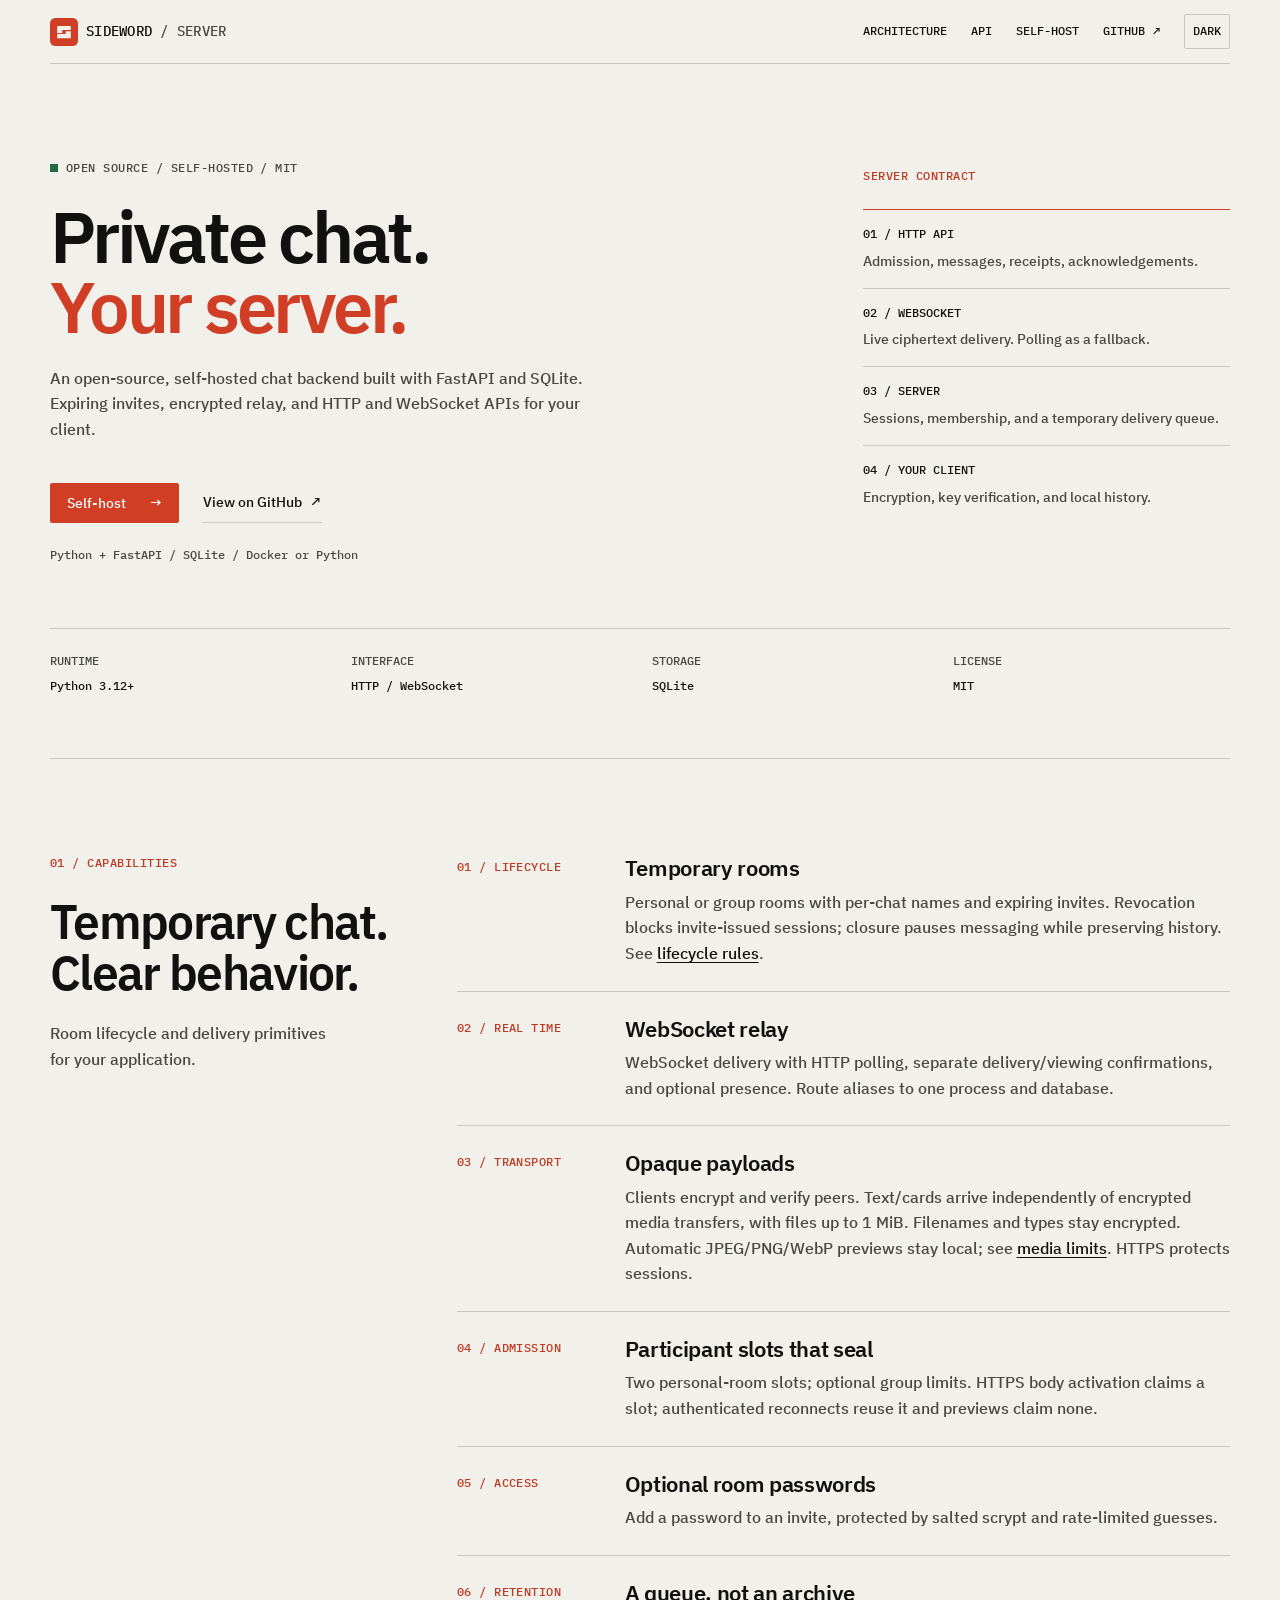
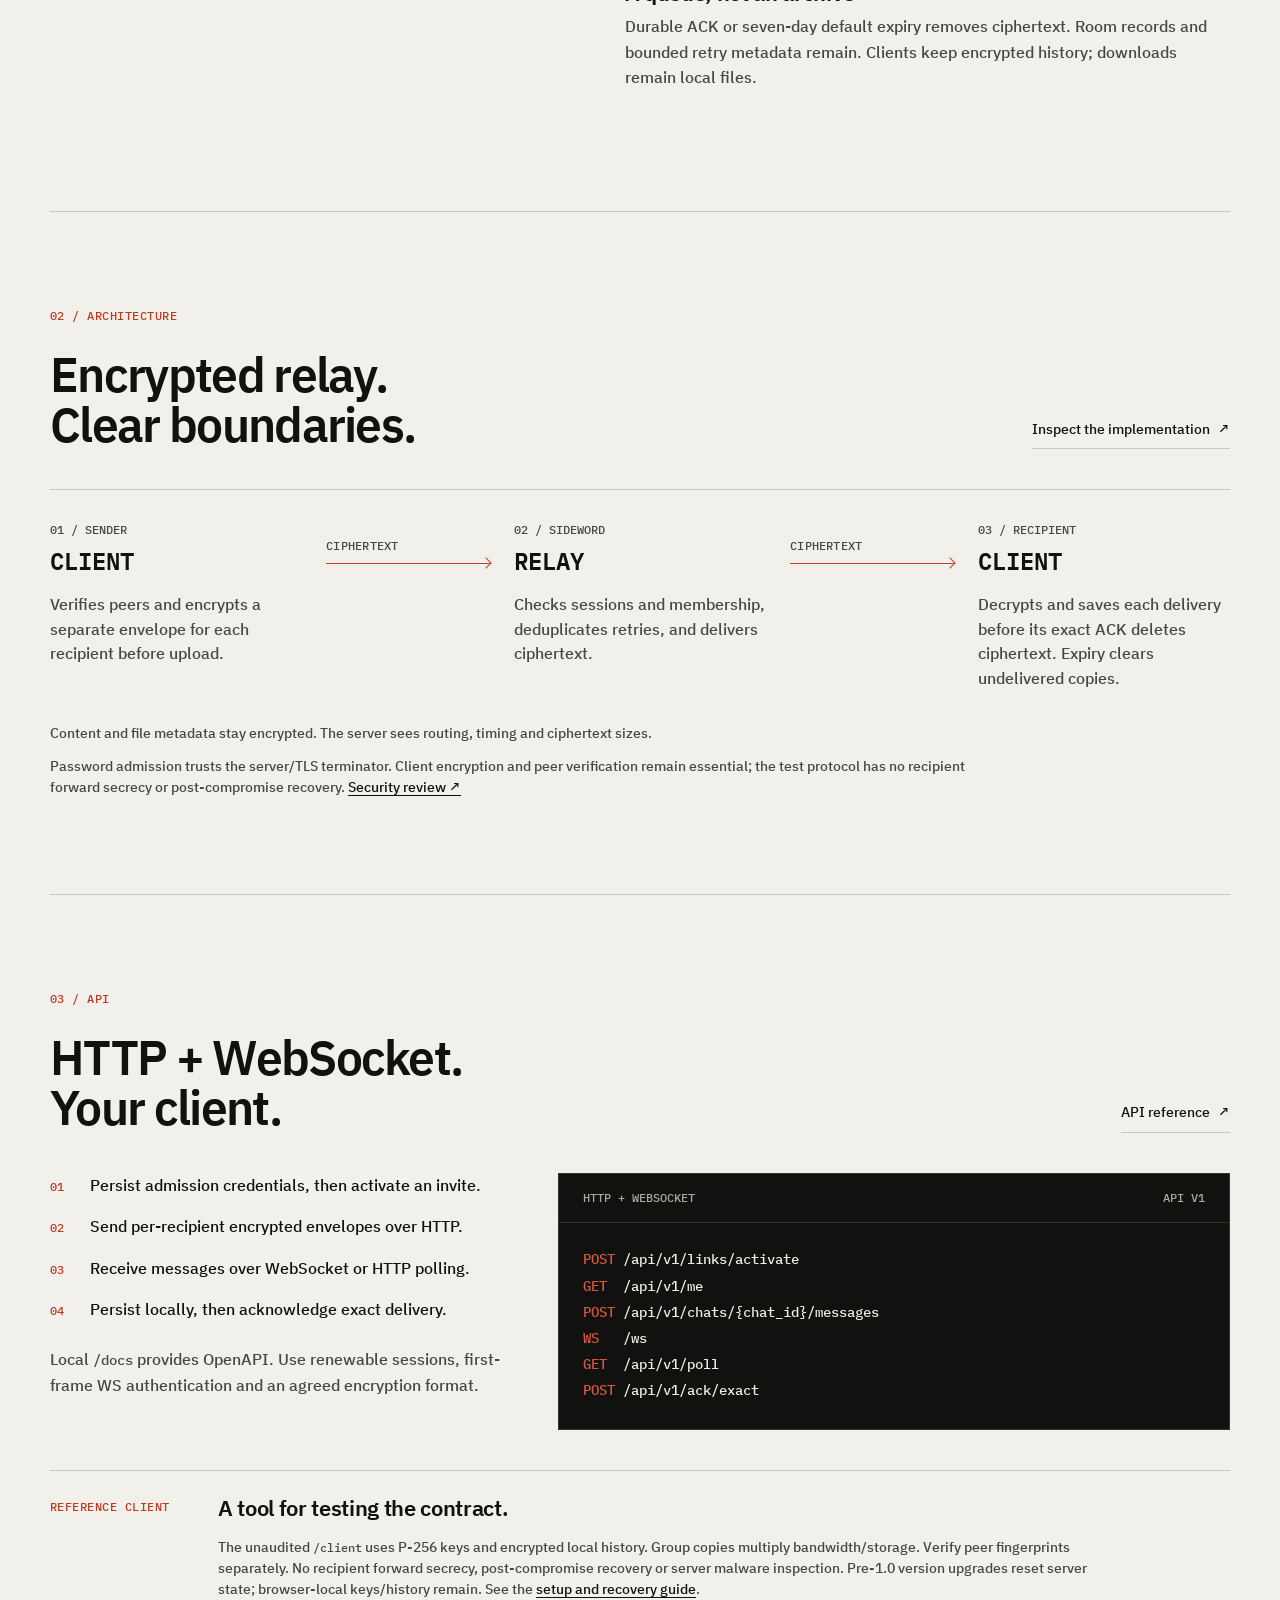
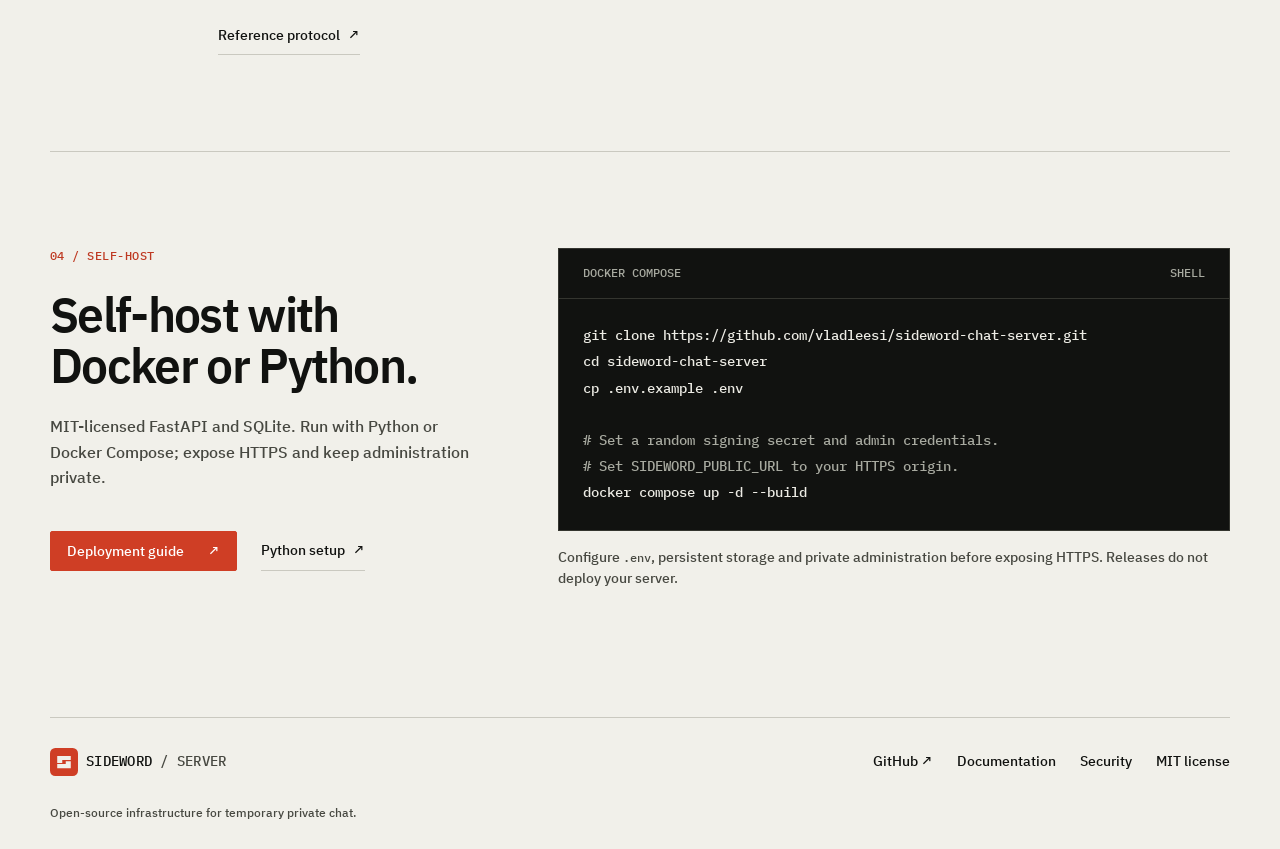
<file: docs/index.html>
<!doctype html>
<html lang="en">
<head>
  <meta charset="utf-8">
  <meta name="viewport" content="width=device-width, initial-scale=1">
  <meta name="color-scheme" content="light dark">
  <meta name="theme-color" content="#F1F0EA">
  <meta name="theme-color" content="#111210" media="(prefers-color-scheme: dark)">
  <meta name="description" content="Open-source FastAPI chat backend with HTTP and WebSocket APIs, expiring invites and encrypted relay. Self-host with Docker or Python and build your own client.">
  <title>Sideword Server | Self-Hosted Chat API &amp; WebSocket Backend</title>
  <link rel="canonical" href="https://vladleesi.dev/sideword-chat-server/">
  <link rel="sitemap" type="application/xml" href="./sitemap.xml">
  <meta name="robots" content="index, follow, max-image-preview:large">
  <meta property="og:type" content="website">
  <meta property="og:site_name" content="Sideword Server">
  <meta property="og:locale" content="en_US">
  <meta property="og:title" content="Sideword Server | Self-Hosted Chat API &amp; WebSocket Backend">
  <meta property="og:description" content="Open-source FastAPI chat backend with HTTP and WebSocket APIs, expiring invites and encrypted relay. Self-host with Docker or Python and build your own client.">
  <meta property="og:url" content="https://vladleesi.dev/sideword-chat-server/">
  <meta property="og:image" content="https://vladleesi.dev/sideword-chat-server/social-card.png">
  <meta property="og:image:type" content="image/png">
  <meta property="og:image:width" content="1200">
  <meta property="og:image:height" content="630">
  <meta property="og:image:alt" content="Sideword Server. Open-source, self-hosted backend for temporary private chat. HTTP API, WebSocket relay, and expiring invites.">
  <meta name="twitter:card" content="summary_large_image">
  <meta name="twitter:title" content="Sideword Server | Self-Hosted Chat API &amp; WebSocket Backend">
  <meta name="twitter:description" content="Open-source FastAPI chat backend with HTTP and WebSocket APIs, expiring invites and encrypted relay. Self-host with Docker or Python and build your own client.">
  <meta name="twitter:image" content="https://vladleesi.dev/sideword-chat-server/social-card.png">
  <meta name="twitter:image:alt" content="Sideword Server. Open-source, self-hosted backend for temporary private chat. HTTP API, WebSocket relay, and expiring invites.">
  <link rel="icon" href="./mark.svg?v=3" type="image/svg+xml">
  <link rel="apple-touch-icon" href="./apple-touch-icon.png?v=1">
  <link rel="preload" href="./fonts/IBMPlexSans-Medium-Latin1.woff2" as="font" type="font/woff2" crossorigin>
  <link rel="preload" href="./fonts/IBMPlexSans-SemiBold-Latin1.woff2" as="font" type="font/woff2" crossorigin>
  <link rel="preload" href="./fonts/IBMPlexMono-Medium-Latin1.woff2" as="font" type="font/woff2" crossorigin>
  <script src="./theme.js?v=2"></script>
  <link rel="stylesheet" href="./site.css?v=28">
  <script type="application/ld+json">
{
  "@context": "https://schema.org",
  "@graph": [
    {
      "@type": "WebSite",
      "@id": "https://vladleesi.dev/sideword-chat-server/#website",
      "url": "https://vladleesi.dev/sideword-chat-server/",
      "name": "Sideword Server",
      "description": "Open-source FastAPI chat backend with HTTP and WebSocket APIs, expiring invites and encrypted relay. Self-host with Docker or Python and build your own client.",
      "inLanguage": "en"
    },
    {
      "@type": "WebPage",
      "@id": "https://vladleesi.dev/sideword-chat-server/#webpage",
      "url": "https://vladleesi.dev/sideword-chat-server/",
      "name": "Sideword Server | Self-Hosted Chat API & WebSocket Backend",
      "description": "Open-source FastAPI chat backend with HTTP and WebSocket APIs, expiring invites and encrypted relay. Self-host with Docker or Python and build your own client.",
      "inLanguage": "en",
      "isPartOf": {
        "@id": "https://vladleesi.dev/sideword-chat-server/#website"
      },
      "mainEntity": {
        "@id": "https://vladleesi.dev/sideword-chat-server/#software"
      },
      "primaryImageOfPage": {
        "@type": "ImageObject",
        "url": "https://vladleesi.dev/sideword-chat-server/social-card.png",
        "width": 1200,
        "height": 630
      }
    },
    {
      "@type": "SoftwareSourceCode",
      "@id": "https://vladleesi.dev/sideword-chat-server/#software",
      "name": "Sideword Server",
      "description": "Open-source FastAPI chat backend with HTTP and WebSocket APIs, expiring invites and encrypted relay. Self-host with Docker or Python and build your own client.",
      "url": "https://vladleesi.dev/sideword-chat-server/",
      "codeRepository": "https://github.com/vladleesi/sideword-chat-server",
      "license": "https://opensource.org/license/mit",
      "programmingLanguage": [
        "Python",
        "JavaScript"
      ],
      "runtimePlatform": "Python 3.12+",
      "isAccessibleForFree": true
    }
  ]
}
  </script>
</head>
<body>
  <a class="skip-link" href="#main">Skip to content</a>
  <header class="header wrap">
    <a class="brand" href="./" aria-label="Sideword Server home"><img src="./mark.svg?v=3" width="28" height="28" alt="">SIDEWORD <span>/ SERVER</span></a>
    <div class="header-controls">
      <nav aria-label="Main navigation">
        <a href="#how-it-works">Architecture</a>
        <a href="#api">API</a>
        <a href="#deploy">Self-host</a>
        <a href="https://github.com/vladleesi/sideword-chat-server">GitHub <span aria-hidden="true">&#8599;</span></a>
      </nav>
      <button class="theme-toggle" id="theme-toggle" type="button" aria-label="Switch to dark theme" hidden>Dark</button>
    </div>
  </header>
  <main id="main">
    <section class="hero wrap" aria-labelledby="hero-title">
      <div class="hero-copy">
        <p class="eyebrow"><span class="signal" aria-hidden="true"></span> Open source / Self-hosted / MIT</p>
        <h1 id="hero-title">Private chat.<br><span class="hero-accent">Your server.</span></h1>
        <p class="lead">An open-source, self-hosted chat backend built with FastAPI and SQLite. Expiring invites, encrypted relay, and HTTP and WebSocket APIs for your client.</p>
        <div class="actions">
          <a class="button primary" href="#deploy">Self-host <span aria-hidden="true">&#8594;</span></a>
          <a class="text-link" href="https://github.com/vladleesi/sideword-chat-server">View on GitHub <span aria-hidden="true">&#8599;</span></a>
        </div>
        <p class="footnote">Python + FastAPI / SQLite / Docker or Python</p>
      </div>
      <aside class="server-contract" aria-labelledby="contract-title">
        <p class="eyebrow" id="contract-title">Server contract</p>
        <dl>
          <div><dt>01 / HTTP API</dt><dd>Admission, messages, receipts, acknowledgements.</dd></div>
          <div><dt>02 / WEBSOCKET</dt><dd>Live ciphertext delivery. Polling as a fallback.</dd></div>
          <div><dt>03 / SERVER</dt><dd>Sessions, membership, and a temporary delivery queue.</dd></div>
          <div><dt>04 / YOUR CLIENT</dt><dd>Encryption, key verification, and local history.</dd></div>
        </dl>
      </aside>
      <dl class="spec-strip">
        <div><dt>Runtime</dt><dd>Python 3.12+</dd></div>
        <div><dt>Interface</dt><dd>HTTP / WebSocket</dd></div>
        <div><dt>Storage</dt><dd>SQLite</dd></div>
        <div><dt>License</dt><dd>MIT</dd></div>
      </dl>
    </section>

    <section class="features wrap" id="privacy" aria-labelledby="privacy-title">
      <div class="section-intro">
        <p class="eyebrow">01 / Capabilities</p>
        <h2 id="privacy-title">Temporary chat.<br>Clear behavior.</h2>
        <p>Room lifecycle and delivery primitives for your application.</p>
      </div>
      <div class="feature-list">
        <article>
          <p class="number">01 / LIFECYCLE</p>
          <div><h3>Temporary rooms</h3><p>Personal or group rooms with per-chat names and expiring invites. Revocation blocks invite-issued sessions; closure pauses messaging while preserving history. See <a href="https://github.com/vladleesi/sideword-chat-server/blob/main/docs/SESSION_LIFECYCLE.md">lifecycle rules</a>.</p></div>
        </article>
        <article>
          <p class="number">02 / REAL TIME</p>
          <div><h3>WebSocket relay</h3><p>WebSocket delivery with HTTP polling, separate delivery/viewing confirmations, and optional presence. Route aliases to one process and database.</p></div>
        </article>
        <article>
          <p class="number">03 / TRANSPORT</p>
          <div><h3>Opaque payloads</h3><p>Clients encrypt and verify peers. Text/cards arrive independently of encrypted media transfers, with files up to 1 MiB. Filenames and types stay encrypted. Automatic JPEG/PNG/WebP previews stay local; see <a href="https://github.com/vladleesi/sideword-chat-server/blob/main/docs/PROTOCOL.md#independent-media-delivery">media limits</a>. HTTPS protects sessions.</p></div>
        </article>
        <article>
          <p class="number">04 / ADMISSION</p>
          <div><h3>Participant slots that seal</h3><p>Two personal-room slots; optional group limits. HTTPS body activation claims a slot; authenticated reconnects reuse it and previews claim none.</p></div>
        </article>
        <article>
          <p class="number">05 / ACCESS</p>
          <div><h3>Optional room passwords</h3><p>Add a password to an invite, protected by salted scrypt and rate-limited guesses.</p></div>
        </article>
        <article>
          <p class="number">06 / RETENTION</p>
          <div><h3>A queue, not an archive</h3><p>Durable ACK or seven-day default expiry removes ciphertext. Room records and bounded retry metadata remain. Clients keep encrypted history; downloads remain local files.</p></div>
        </article>
      </div>
    </section>

    <section class="how wrap" id="how-it-works" aria-labelledby="how-title">
      <div class="section-heading">
        <div><p class="eyebrow">02 / Architecture</p><h2 id="how-title">Encrypted relay.<br>Clear boundaries.</h2></div>
        <a class="text-link" href="https://github.com/vladleesi/sideword-chat-server/tree/main/app">Inspect the implementation <span aria-hidden="true">&#8599;</span></a>
      </div>
      <figure class="relay-diagram" aria-labelledby="relay-caption">
        <div class="relay-flow" role="list" aria-label="Encrypted delivery flow">
          <div class="relay-node" role="listitem"><span>01 / SENDER</span><strong>CLIENT</strong><p>Verifies peers and encrypts a separate envelope for each recipient before upload.</p></div>
          <div class="relay-line" aria-hidden="true"><span>CIPHERTEXT</span></div>
          <div class="relay-node" role="listitem"><span>02 / SIDEWORD</span><strong>RELAY</strong><p>Checks sessions and membership, deduplicates retries, and delivers ciphertext.</p></div>
          <div class="relay-line" aria-hidden="true"><span>CIPHERTEXT</span></div>
          <div class="relay-node" role="listitem"><span>03 / RECIPIENT</span><strong>CLIENT</strong><p>Decrypts and saves each delivery before its exact ACK deletes ciphertext. Expiry clears undelivered copies.</p></div>
        </div>
        <figcaption id="relay-caption">
          <p>Content and file metadata stay encrypted. The server sees routing, timing and ciphertext sizes.</p>
          <p class="architecture-note">Password admission trusts the server/TLS terminator. Client encryption and peer verification remain essential; the test protocol has no recipient forward secrecy or post-compromise recovery. <a href="https://github.com/vladleesi/sideword-chat-server/blob/main/docs/SECURITY_REVIEW.md">Security review <span aria-hidden="true">&#8599;</span></a></p>
        </figcaption>
      </figure>
    </section>

    <section class="developer wrap" id="api" aria-labelledby="api-title">
      <div class="section-heading">
        <div><p class="eyebrow">03 / API</p><h2 id="api-title">HTTP + WebSocket.<br>Your client.</h2></div>
        <a class="text-link" href="https://github.com/vladleesi/sideword-chat-server/blob/main/docs/API.md">API reference <span aria-hidden="true">&#8599;</span></a>
      </div>
      <div class="developer-grid">
        <div class="api-copy">
          <ol class="api-points">
            <li>Persist admission credentials, then activate an invite.</li>
            <li>Send per-recipient encrypted envelopes over HTTP.</li>
            <li>Receive messages over WebSocket or HTTP polling.</li>
            <li>Persist locally, then acknowledge exact delivery.</li>
          </ol>
          <p class="muted">Local <code>/docs</code> provides OpenAPI. Use renewable sessions, first-frame WS authentication and an agreed encryption format.</p>
        </div>
        <div class="code-panel">
          <div class="code-heading"><span>HTTP + WEBSOCKET</span><span>API V1</span></div>
          <pre tabindex="0" aria-label="Core HTTP and WebSocket endpoints"><code><span class="code-accent">POST</span> /api/v1/links/activate
<span class="code-accent">GET </span> /api/v1/me
<span class="code-accent">POST</span> /api/v1/chats/{chat_id}/messages
<span class="code-accent">WS  </span> /ws
<span class="code-accent">GET </span> /api/v1/poll
<span class="code-accent">POST</span> /api/v1/ack/exact</code></pre>
        </div>
      </div>
      <aside class="reference-note">
        <p class="number">REFERENCE CLIENT</p>
        <div><h3>A tool for testing the contract.</h3><p>The unaudited <code>/client</code> uses P-256 keys and encrypted local history. Group copies multiply bandwidth/storage. Verify peer fingerprints separately. No recipient forward secrecy, post-compromise recovery or server malware inspection. Pre-1.0 version upgrades reset server state; browser-local keys/history remain. See the <a href="https://github.com/vladleesi/sideword-chat-server/blob/main/docs/UPGRADING.md">setup and recovery guide</a>.</p><a class="text-link" href="https://github.com/vladleesi/sideword-chat-server/blob/main/docs/PROTOCOL.md">Reference protocol <span aria-hidden="true">&#8599;</span></a></div>
      </aside>
    </section>

    <section class="open-source wrap" id="deploy" aria-labelledby="source-title">
      <div class="deploy-copy">
        <p class="eyebrow">04 / Self-host</p>
        <h2 id="source-title">Self-host with<br>Docker or Python.</h2>
        <p>MIT-licensed FastAPI and SQLite. Run with Python or Docker Compose; expose HTTPS and keep administration private.</p>
        <div class="actions">
          <a class="button primary" href="https://github.com/vladleesi/sideword-chat-server/blob/main/docs/UPGRADING.md#public-deployment-controls">Deployment guide <span aria-hidden="true">&#8599;</span></a>
          <a class="text-link" href="https://github.com/vladleesi/sideword-chat-server#run-locally">Python setup <span aria-hidden="true">&#8599;</span></a>
        </div>
      </div>
      <div class="deploy-code">
        <div class="code-panel">
          <div class="code-heading"><span>DOCKER COMPOSE</span><span>SHELL</span></div>
          <pre tabindex="0" aria-label="Docker deployment commands"><code>git clone https://github.com/vladleesi/sideword-chat-server.git
cd sideword-chat-server
cp .env.example .env

<span class="code-comment"># Set a random signing secret and admin credentials.</span>
<span class="code-comment"># Set SIDEWORD_PUBLIC_URL to your HTTPS origin.</span>
docker compose up -d --build</code></pre>
        </div>
        <p class="code-note">Configure <code>.env</code>, persistent storage and private administration before exposing HTTPS. Releases do not deploy your server.</p>
      </div>
    </section>
  </main>
  <footer class="footer wrap">
    <a class="brand" href="./"><img src="./mark.svg?v=3" width="28" height="28" alt="">SIDEWORD <span>/ SERVER</span></a>
    <nav aria-label="Project resources">
      <a href="https://github.com/vladleesi/sideword-chat-server">GitHub <span aria-hidden="true">&#8599;</span></a>
      <a href="https://github.com/vladleesi/sideword-chat-server#readme">Documentation</a>
      <a href="https://github.com/vladleesi/sideword-chat-server/blob/main/SECURITY.md">Security</a>
      <a href="https://github.com/vladleesi/sideword-chat-server/blob/main/LICENSE">MIT license</a>
    </nav>
    <p>Open-source infrastructure for temporary private chat.</p>
  </footer>
</body>
</html>
</file>
<file: docs/site.css>
@font-face {
  font-family: "IBM Plex Sans";
  src: url("./fonts/IBMPlexSans-Medium-Latin1.woff2") format("woff2");
  font-style: normal;
  font-weight: 500;
  font-display: swap;
  unicode-range: U+0000, U+000D, U+0020-007E, U+00A0-00FF, U+0131, U+0152-0153, U+02C6, U+02DA, U+02DC, U+2013-2014, U+2018-201A, U+201C-201E, U+2020-2022, U+2026, U+2030, U+2039-203A, U+2044, U+20AC, U+2122, U+2212, U+FB01-FB02;
}
@font-face {
  font-family: "IBM Plex Sans";
  src: url("./fonts/IBMPlexSans-SemiBold-Latin1.woff2") format("woff2");
  font-style: normal;
  font-weight: 600;
  font-display: swap;
  unicode-range: U+0000, U+000D, U+0020-007E, U+00A0-00FF, U+0131, U+0152-0153, U+02C6, U+02DA, U+02DC, U+2013-2014, U+2018-201A, U+201C-201E, U+2020-2022, U+2026, U+2030, U+2039-203A, U+2044, U+20AC, U+2122, U+2212, U+FB01-FB02;
}
@font-face {
  font-family: "IBM Plex Sans";
  src: url("./fonts/IBMPlexSans-Medium-Pi.woff2") format("woff2");
  font-style: normal;
  font-weight: 500;
  font-display: swap;
  unicode-range: U+2192, U+2197;
}
@font-face {
  font-family: "IBM Plex Mono";
  src: url("./fonts/IBMPlexMono-Medium-Latin1.woff2") format("woff2");
  font-style: normal;
  font-weight: 500;
  font-display: swap;
  unicode-range: U+0020-007E, U+00A0-00FF, U+0131, U+0152-0153, U+02C6, U+02DA, U+02DC, U+2013-2014, U+2018-201A, U+201C-201E, U+2020-2022, U+2026, U+2030, U+2039-203A, U+2044, U+20AC, U+2122, U+2212, U+FB01-FB02;
}
@font-face {
  font-family: "IBM Plex Mono";
  src: url("./fonts/IBMPlexMono-SemiBold-Latin1.woff2") format("woff2");
  font-style: normal;
  font-weight: 600;
  font-display: swap;
  unicode-range: U+0020-007E, U+00A0-00FF, U+0131, U+0152-0153, U+02C6, U+02DA, U+02DC, U+2013-2014, U+2018-201A, U+201C-201E, U+2020-2022, U+2026, U+2030, U+2039-203A, U+2044, U+20AC, U+2122, U+2212, U+FB01-FB02;
}
@font-face {
  font-family: "IBM Plex Mono";
  src: url("./fonts/IBMPlexMono-Medium-Pi.woff2") format("woff2");
  font-style: normal;
  font-weight: 500;
  font-display: swap;
  unicode-range: U+2192, U+2197;
}

:root {
  color-scheme: light;
  --background: #F1F0EA;
  --surface: #E7E6DF;
  --text-primary: #111210;
  --text-secondary: #474841;
  --border: #CAC9C0;
  /* Keep the brand red on large text and lines; small text needs stronger contrast. */
  --accent: #CF3E25;
  --accent-hover: #BE3922;
  --accent-contrast: #FFFFFF;
  --accent-on-dark: #DE543D;
  --accent-foreground: var(--accent-hover);
  --success: #246B48;
  --code-background: #111210;
  --code-text: #EDECE5;
  --code-secondary: #A8AAA0;
  --code-border: #34352F;
  --sans: "IBM Plex Sans", "Helvetica Neue", Arial, sans-serif;
  --mono: "IBM Plex Mono", Consolas, monospace;
  font-family: var(--sans);
  font-size: 16px;
  font-weight: 500;
  line-height: 1.6;
  font-synthesis: none;
  background: var(--background);
  color: var(--text-primary);
}

* { box-sizing: border-box; }
html { scroll-behavior: smooth; }
body { margin: 0; }
h1, h2, h3, p, figure, dl { margin: 0; }
h1, h2, h3 { font-weight: 600; }
button, a, pre { -webkit-tap-highlight-color: transparent; }
a { color: inherit; text-decoration: none; transition: color 150ms, background-color 150ms, border-color 150ms; }
a:hover { color: var(--accent-foreground); }
a:focus-visible, button:focus-visible, pre:focus-visible { outline: 2px solid var(--accent); outline-offset: 4px; }
.wrap { width: min(1180px, calc(100% - 80px)); margin-inline: auto; }
.muted, .footnote { color: var(--text-secondary); }
.eyebrow, .number, .brand, .header nav, .spec-strip, .relay-node, .relay-line, .code-heading, code { font-family: var(--mono); }
.eyebrow, .number { font-size: 12px; line-height: 1.4; letter-spacing: .04em; text-transform: uppercase; color: var(--accent-foreground); }
.eyebrow { display: flex; align-items: center; gap: 8px; margin-bottom: 24px; }
.signal { width: 8px; height: 8px; background: var(--success); flex-shrink: 0; }
.skip-link { position: absolute; left: 16px; top: 8px; padding: 8px 16px; background: var(--background); z-index: 2; transform: translateY(-150%); }
.skip-link:focus { transform: translateY(0); }

.header { display: flex; align-items: center; justify-content: space-between; gap: 24px; min-height: 64px; border-bottom: 1px solid var(--border); }
.brand { display: inline-flex; gap: 8px; align-items: center; white-space: nowrap; font-size: 14px; font-weight: 500; letter-spacing: .02em; }
.brand span { color: var(--text-secondary); }
.header-controls { display: flex; align-items: center; gap: 24px; min-width: 0; }
.theme-toggle { flex-shrink: 0; background: transparent; color: var(--text-primary); border: 1px solid var(--border); border-radius: 2px; padding: 8px; min-height: 32px; font-family: var(--mono); font-size: 12px; font-weight: inherit; line-height: 1.4; text-transform: uppercase; cursor: pointer; transition: color 150ms, border-color 150ms; }
.theme-toggle[hidden] { display: none; }
.theme-toggle:hover { color: var(--accent-foreground); border-color: var(--accent); }
.header nav { display: flex; flex-wrap: wrap; gap: 24px; font-size: 12px; line-height: 1.4; text-transform: uppercase; }
.header nav a { display: inline-flex; align-items: center; gap: 8px; min-height: 40px; border-bottom: 1px solid transparent; }
.header nav a:hover { border-bottom-color: var(--accent); }

.hero, .features, .developer-grid, .open-source { display: grid; grid-template-columns: repeat(12, minmax(0, 1fr)); gap: 40px; }
.hero > *, .features > *, .developer-grid > *, .open-source > * { min-width: 0; }
.hero { padding-block: 96px 64px; align-items: start; row-gap: 64px; }
.hero-copy { grid-column: span 8; }
.hero-copy > .eyebrow { color: var(--text-secondary); }
h1 { font-size: clamp(48px, 6.1vw, 72px); line-height: .98; letter-spacing: -.045em; }
.hero-accent { color: var(--accent); }
.lead { max-width: 560px; margin-top: 24px; color: var(--text-secondary); }
.actions { display: flex; flex-wrap: wrap; align-items: center; gap: 24px; margin-top: 40px; }
.button { display: inline-flex; align-items: center; justify-content: space-between; gap: 24px; padding: 8px 16px; min-height: 40px; border: 1px solid var(--text-primary); border-radius: 2px; font-size: 14px; font-weight: 500; }
.primary { background: var(--accent); color: var(--accent-contrast); border-color: var(--accent); }
.primary:hover { background: var(--accent-hover); border-color: var(--accent-hover); color: var(--accent-contrast); }
.text-link { display: inline-flex; align-items: center; gap: 8px; padding-block: 8px; font-size: 14px; border-bottom: 1px solid var(--border); }
.text-link:hover { border-bottom-color: var(--accent); }
.footnote { margin-top: 24px; font-family: var(--mono); font-size: 12px; line-height: 1.4; }
.server-contract { grid-column: span 4; padding-top: 8px; }
.server-contract dl > div { border-top: 1px solid var(--border); padding-block: 16px; }
.server-contract dl > div:first-child { border-top-color: var(--accent); }
.server-contract dt { font-family: var(--mono); font-size: 12px; line-height: 1.4; }
.server-contract dd { margin: 8px 0 0; color: var(--text-secondary); font-size: 14px; line-height: 1.5; }
.spec-strip { grid-column: 1 / -1; display: grid; grid-template-columns: repeat(4, minmax(0, 1fr)); gap: 24px; border-top: 1px solid var(--border); padding-top: 24px; font-size: 12px; line-height: 1.4; }
.spec-strip dt { color: var(--text-secondary); text-transform: uppercase; }
.spec-strip dd { margin: 8px 0 0; }

.features, .how, .developer, .open-source { padding-block: 96px; border-top: 1px solid var(--border); }
h2 { font-size: clamp(32px, 4vw, 48px); line-height: 1.05; letter-spacing: -.035em; }
h3 { font-size: 22px; line-height: 1.2; letter-spacing: -.015em; }
.section-intro { grid-column: span 4; }
.section-intro > p:last-child { max-width: 280px; margin-top: 24px; color: var(--text-secondary); }
.feature-list { grid-column: span 8; }
.feature-list article { display: grid; grid-template-columns: 144px minmax(0, 1fr); gap: 24px; padding-block: 24px; border-top: 1px solid var(--border); }
.feature-list article:first-child { padding-top: 0; border-top: 0; }
.feature-list .number { padding-top: 4px; }
.feature-list h3 { margin-bottom: 8px; }
.feature-list article p:not(.number) { color: var(--text-secondary); }
.section-heading { display: flex; justify-content: space-between; align-items: end; gap: 40px; }
.section-heading > .text-link { flex-shrink: 0; }

.relay-diagram { margin-top: 40px; padding-top: 32px; border-top: 1px solid var(--border); }
.relay-flow { display: grid; grid-template-columns: minmax(0, 1fr) minmax(80px, .65fr) minmax(0, 1fr) minmax(80px, .65fr) minmax(0, 1fr); align-items: start; gap: 24px; }
.relay-node { display: flex; flex-direction: column; gap: 8px; }
.relay-node span { color: var(--text-secondary); font-size: 12px; line-height: 1.4; }
.relay-node strong { font-size: 24px; line-height: 1.2; font-weight: 600; }
.relay-node p { margin-top: 8px; max-width: 30ch; font-family: var(--sans); font-size: 16px; line-height: 1.55; color: var(--text-secondary); }
.relay-line { align-self: start; margin-top: 16px; position: relative; border-bottom: 1px solid var(--accent); padding-bottom: 8px; color: var(--text-secondary); font-size: 12px; line-height: 1.4; letter-spacing: .02em; }
.relay-line::after { position: absolute; content: ""; right: 0; bottom: -4px; width: 7px; height: 7px; border-top: 1px solid var(--accent); border-right: 1px solid var(--accent); transform: rotate(45deg); }
.relay-diagram figcaption { margin-top: 32px; font-size: 14px; line-height: 1.5; color: var(--text-secondary); }
.architecture-note { max-width: 960px; margin-top: 12px; color: var(--text-secondary); font-size: 14px; line-height: 1.5; }
.feature-list article p:not(.number) a, .architecture-note a, .reference-note div > p a { color: var(--text-primary); text-decoration: underline; text-underline-offset: 3px; }
.feature-list article p:not(.number) a:hover, .architecture-note a:hover, .reference-note div > p a:hover { color: var(--accent-foreground); }

.developer-grid { margin-top: 40px; align-items: start; }
.api-copy, .deploy-copy { grid-column: span 5; }
.code-panel, .deploy-code { grid-column: span 7; }
.api-points { list-style: none; counter-reset: api; margin: 0 0 24px; padding: 0; }
.api-points li { counter-increment: api; display: grid; grid-template-columns: 24px minmax(0, 1fr); gap: 16px; margin-bottom: 16px; }
.api-points li::before { content: "0" counter(api); color: var(--accent-foreground); font-family: var(--mono); font-size: 12px; padding-top: 4px; }
code { font-size: .875em; }
.code-panel { background: var(--code-background); color: var(--code-text); border: 1px solid var(--code-border); border-radius: 0; min-width: 0; }
.code-heading { display: flex; flex-wrap: wrap; justify-content: space-between; gap: 16px; padding: 16px 24px; color: var(--code-secondary); border-bottom: 1px solid var(--code-border); font-size: 12px; line-height: 1.4; }
pre { margin: 0; padding: 24px; overflow-x: auto; font-size: 14px; line-height: 1.8; tab-size: 2; }
pre code { font-size: inherit; }
pre:focus-visible { outline-offset: -4px; }
.code-accent { color: var(--accent-on-dark); }
.code-comment { color: var(--code-secondary); }
.code-note { margin-top: 16px; color: var(--text-secondary); font-size: 14px; line-height: 1.5; }
.reference-note { display: grid; grid-template-columns: 144px minmax(0, 1fr); gap: 24px; margin-top: 40px; padding-top: 24px; border-top: 1px solid var(--border); }
.reference-note .number { padding-top: 4px; }
.reference-note h3 { margin-bottom: 16px; }
.reference-note div > p { max-width: 880px; color: var(--text-secondary); font-size: 14px; line-height: 1.5; }
.reference-note .text-link { margin-top: 16px; }
.deploy-copy > p:not(.eyebrow) { margin-top: 24px; color: var(--text-secondary); max-width: 440px; }
.open-source { padding-bottom: 128px; }

.footer { display: flex; flex-wrap: wrap; align-items: center; justify-content: space-between; gap: 24px; border-top: 1px solid var(--border); padding-block: 24px 40px; }
.footer nav { display: flex; flex-wrap: wrap; gap: 8px 24px; font-size: 14px; }
.footer nav a { padding-block: 8px; }
.footer > p { flex-basis: 100%; color: var(--text-secondary); font-size: 12px; line-height: 1.4; }

:root[data-theme="dark"] {
  color-scheme: dark;
  --background: #111210;
  --surface: #191A17;
  --text-primary: #EDECE5;
  --text-secondary: #A8AAA0;
  --border: #34352F;
  --accent-foreground: var(--accent-on-dark);
  --success: #77C69A;
}

@media (prefers-color-scheme: dark) {
  :root:not([data-theme="light"]) {
    color-scheme: dark;
    --background: #111210;
    --surface: #191A17;
    --text-primary: #EDECE5;
    --text-secondary: #A8AAA0;
    --border: #34352F;
    --accent-foreground: var(--accent-on-dark);
    --success: #77C69A;
  }
}

@media (max-width: 960px) {
  .hero { padding-top: 64px; }
  .hero-copy, .server-contract, .section-intro, .feature-list, .api-copy, .developer-grid > .code-panel, .deploy-copy, .deploy-code { grid-column: 1 / -1; }
  .server-contract dl { display: grid; grid-template-columns: repeat(2, minmax(0, 1fr)); gap: 0 40px; }
  .section-intro > p:last-child { max-width: 480px; }
  .relay-flow { gap: 16px; }
}

@media (max-width: 640px) {
  .wrap { width: calc(100% - 32px); }
  .header { flex-wrap: wrap; padding-block: 16px; gap: 8px; }
  .header-controls { width: 100%; flex-wrap: wrap; gap: 8px 16px; }
  .header nav { width: auto; flex: 1 1 240px; gap: 8px 16px; }
  .header nav a { min-height: 32px; }
  .hero { padding-block: 64px 40px; gap: 40px; }
  h1 { font-size: clamp(44px, 10vw, 64px); }
  .server-contract dl { grid-template-columns: 1fr; }
  .spec-strip { grid-template-columns: repeat(2, minmax(0, 1fr)); gap: 24px; }
  .features, .how, .developer, .open-source { padding-block: 64px; }
  .section-heading { flex-direction: column; align-items: start; gap: 24px; }
  .feature-list article, .reference-note { grid-template-columns: 1fr; gap: 16px; }
  .feature-list .number, .reference-note .number { padding-top: 0; }
  .relay-diagram { margin-top: 32px; padding-top: 24px; }
  .relay-diagram figcaption { margin-top: 24px; }
  .relay-flow { grid-template-columns: 1fr; gap: 24px; }
  .relay-line { width: 1px; height: 40px; margin-top: 0; margin-left: 8px; border-left: 1px solid var(--accent); border-bottom: 0; padding: 0; }
  .relay-line span { display: block; padding-left: 16px; padding-top: 8px; }
  .relay-line::after { right: -3px; bottom: 0; transform: rotate(135deg); }
  pre, .code-heading { padding: 16px; }
  pre { font-size: 12px; }
  .footer { padding-bottom: 24px; }
  .footer nav { width: 100%; }
}

@media (prefers-reduced-motion: reduce) {
  *, *::before, *::after { transition: none !important; animation: none !important; scroll-behavior: auto !important; }
}

@media (forced-colors: active) {
  .signal { background: CanvasText; }
  .relay-line, .relay-line::after { border-color: CanvasText; }
}
</file>
